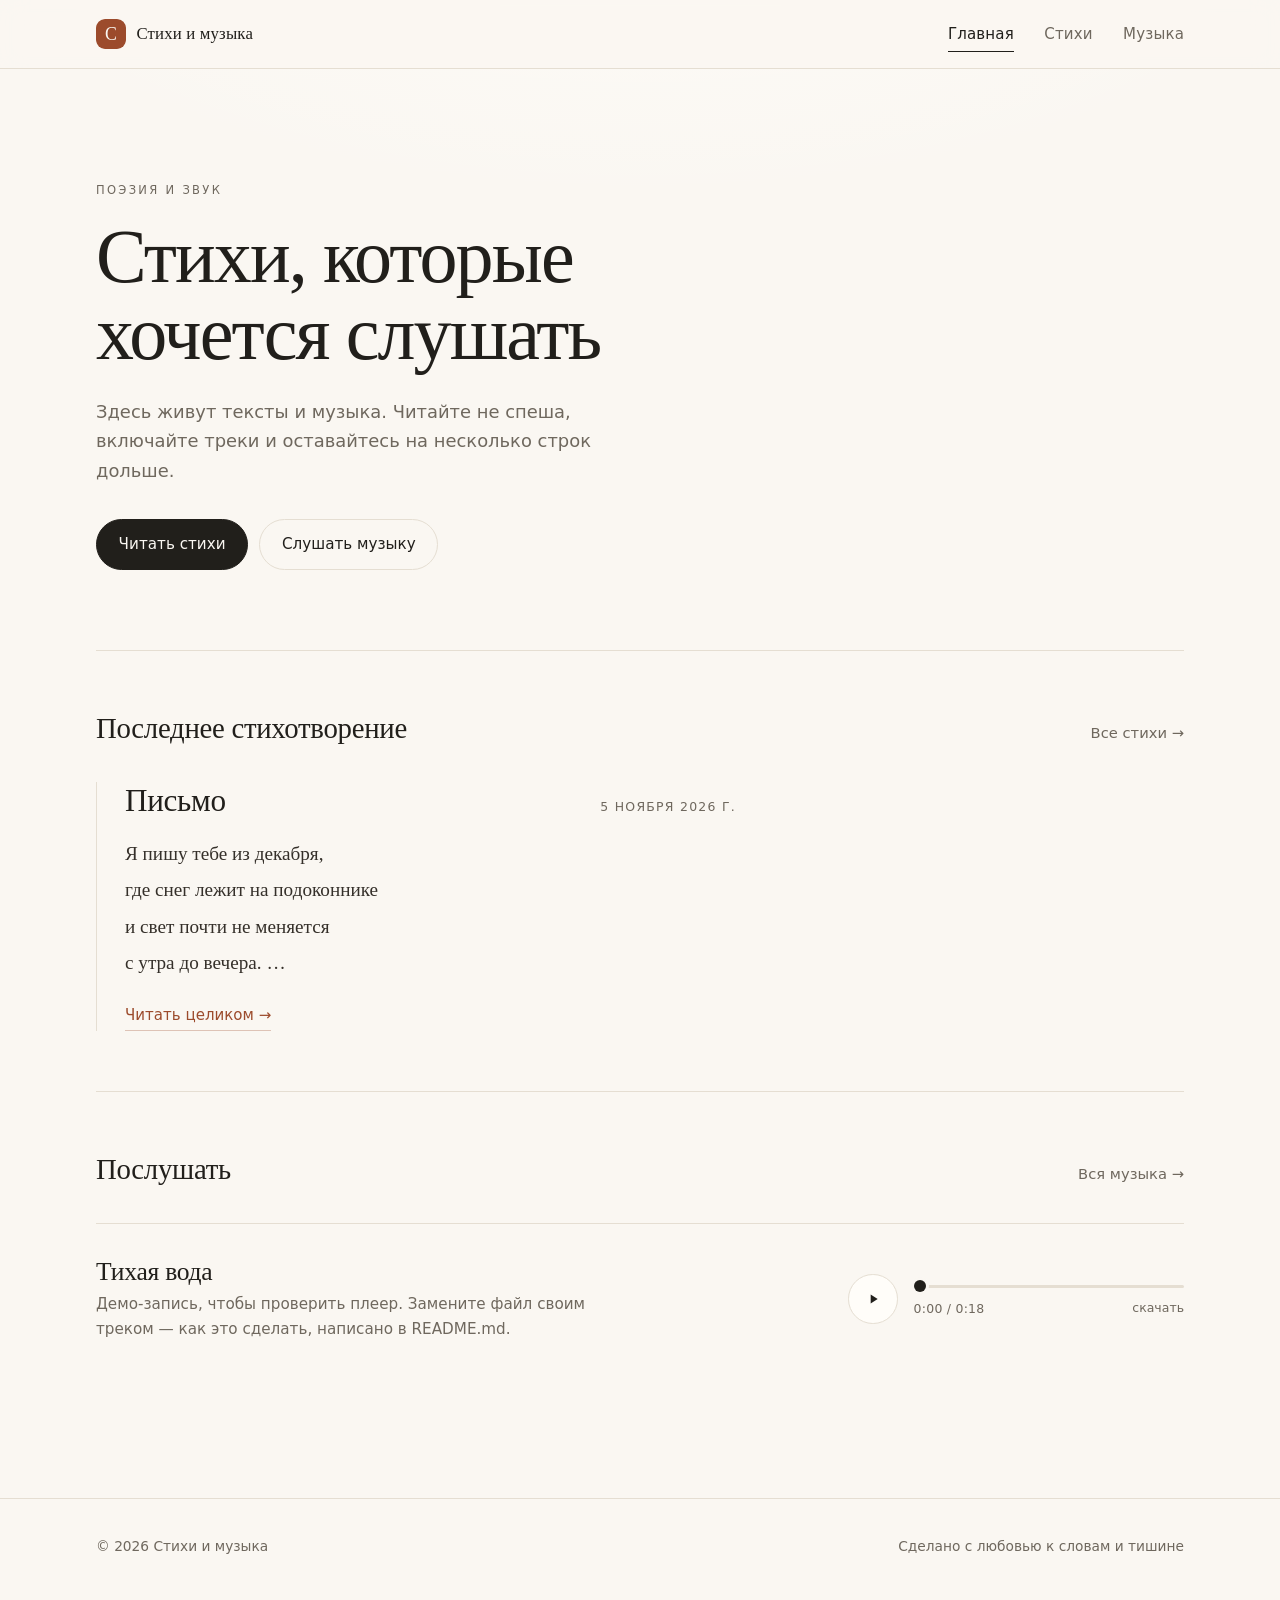
<file: index.html>
<!doctype html>
<html lang="ru">
<head>
  <meta charset="utf-8">
  <meta name="viewport" content="width=device-width, initial-scale=1">
  <title>Стихи и музыка</title>
  <meta name="description" content="Поэзия и музыка: стихи, которые хочется перечитывать, и треки для тихого вечера.">
  <meta name="theme-color" content="#faf7f2">
  <meta property="og:type" content="website">
  <meta property="og:locale" content="ru_RU">
  <meta property="og:title" content="Стихи и музыка">
  <meta property="og:description" content="Поэзия и музыка: стихи, которые хочется перечитывать, и треки для тихого вечера.">
  <link rel="icon" href="assets/favicon.svg" type="image/svg+xml">
  <link rel="stylesheet" href="assets/css/style.css">
</head>
<body data-page="home">
  <a class="skip-link" href="#main">Перейти к содержанию</a>

  <header class="header">
    <div class="container header__inner">
      <a class="brand" href="index.html" aria-label="Стихи и музыка — на главную">
        <img class="brand__mark" src="assets/favicon.svg" alt="" width="30" height="30">
        <span class="brand__text">Стихи и музыка</span>
      </a>
      <nav class="nav" aria-label="Основная навигация">
        <a class="nav__link" href="index.html" data-nav="home">Главная</a>
        <a class="nav__link" href="poems.html" data-nav="poems">Стихи</a>
        <a class="nav__link" href="music.html" data-nav="music">Музыка</a>
      </nav>
    </div>
  </header>

  <main id="main">
    <section class="hero container">
      <p class="eyebrow">поэзия и звук</p>
      <h1 class="hero__title">Стихи, которые хочется слушать</h1>
      <p class="hero__lead">
        Здесь живут тексты и музыка. Читайте не спеша, включайте треки
        и оставайтесь на несколько строк дольше.
      </p>
      <div class="hero__actions">
        <a class="button" href="poems.html">Читать стихи</a>
        <a class="button button--ghost" href="music.html">Слушать музыку</a>
      </div>
    </section>

    <section class="section container" aria-labelledby="latest-title">
      <div class="section__head">
        <h2 class="section__title" id="latest-title">Последнее стихотворение</h2>
        <a class="section__link" href="poems.html">Все стихи →</a>
      </div>
      <div id="latest-poem"></div>
    </section>

    <section class="section container" aria-labelledby="listen-title">
      <div class="section__head">
        <h2 class="section__title" id="listen-title">Послушать</h2>
        <a class="section__link" href="music.html">Вся музыка →</a>
      </div>
      <div id="featured-track"></div>
    </section>
  </main>

  <footer class="footer">
    <div class="container footer__inner">
      <p>© <span data-year>2026</span> Стихи и музыка</p>
      <p class="footer__note">Сделано с любовью к словам и тишине</p>
    </div>
  </footer>

  <script src="assets/js/data.js"></script>
  <script src="assets/js/site.js"></script>
</body>
</html>
</file>
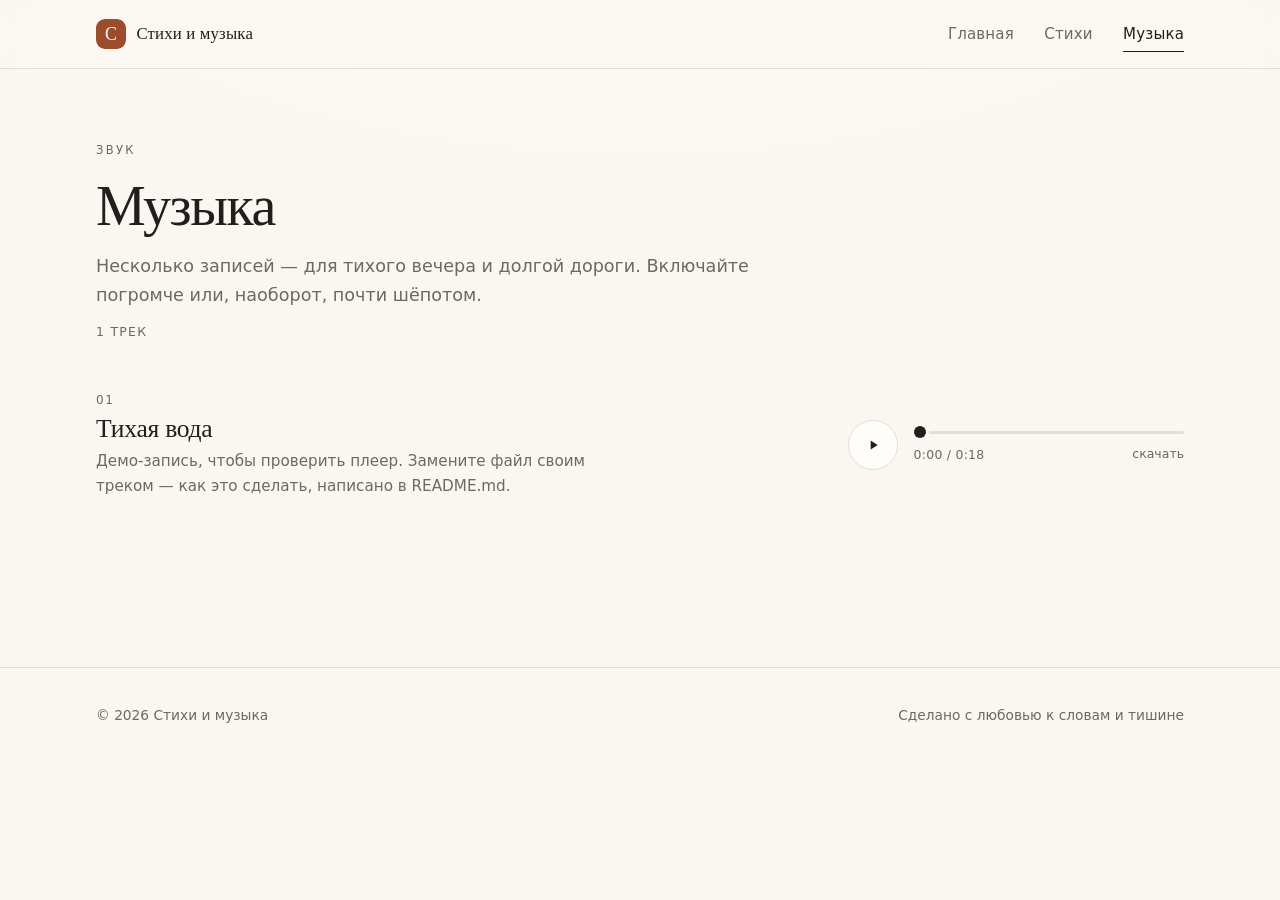
<file: music.html>
<!doctype html>
<html lang="ru">
<head>
  <meta charset="utf-8">
  <meta name="viewport" content="width=device-width, initial-scale=1">
  <title>Музыка — Стихи и музыка</title>
  <meta name="description" content="Музыка: несколько записей для тихого вечера и долгой дороги.">
  <meta name="theme-color" content="#faf7f2">
  <meta property="og:type" content="website">
  <meta property="og:locale" content="ru_RU">
  <meta property="og:title" content="Музыка — Стихи и музыка">
  <meta property="og:description" content="Музыка: несколько записей для тихого вечера и долгой дороги.">
  <link rel="icon" href="assets/favicon.svg" type="image/svg+xml">
  <link rel="stylesheet" href="assets/css/style.css">
</head>
<body data-page="music">
  <a class="skip-link" href="#main">Перейти к содержанию</a>

  <header class="header">
    <div class="container header__inner">
      <a class="brand" href="index.html" aria-label="Стихи и музыка — на главную">
        <img class="brand__mark" src="assets/favicon.svg" alt="" width="30" height="30">
        <span class="brand__text">Стихи и музыка</span>
      </a>
      <nav class="nav" aria-label="Основная навигация">
        <a class="nav__link" href="index.html" data-nav="home">Главная</a>
        <a class="nav__link" href="poems.html" data-nav="poems">Стихи</a>
        <a class="nav__link" href="music.html" data-nav="music">Музыка</a>
      </nav>
    </div>
  </header>

  <main id="main" class="container page">
    <header class="page__head">
      <p class="eyebrow">звук</p>
      <h1 class="page__title">Музыка</h1>
      <p class="page__lead">
        Несколько записей — для тихого вечера и долгой дороги.
        Включайте погромче или, наоборот, почти шёпотом.
      </p>
      <p class="page__meta" id="tracks-count"></p>
    </header>

    <div id="tracks" class="tracks"></div>
  </main>

  <footer class="footer">
    <div class="container footer__inner">
      <p>© <span data-year>2026</span> Стихи и музыка</p>
      <p class="footer__note">Сделано с любовью к словам и тишине</p>
    </div>
  </footer>

  <script src="assets/js/data.js"></script>
  <script src="assets/js/site.js"></script>
</body>
</html>
</file>
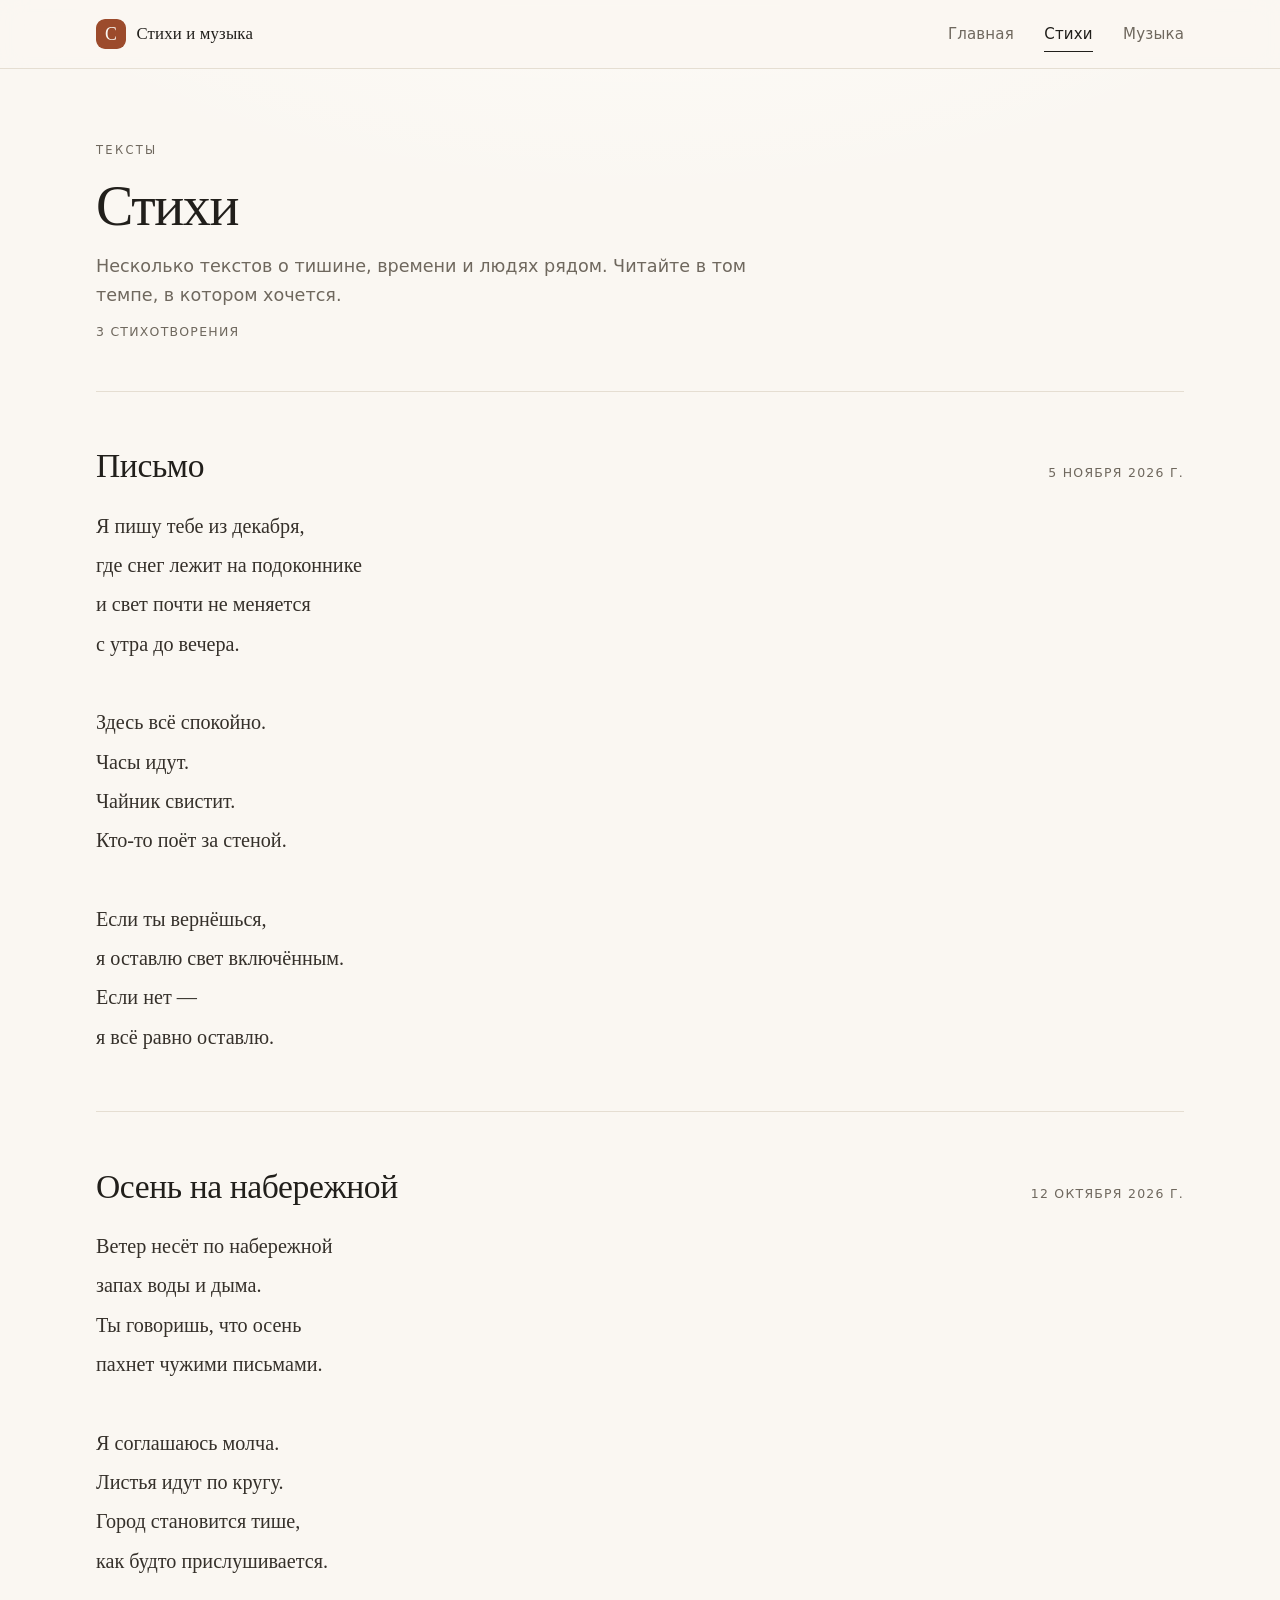
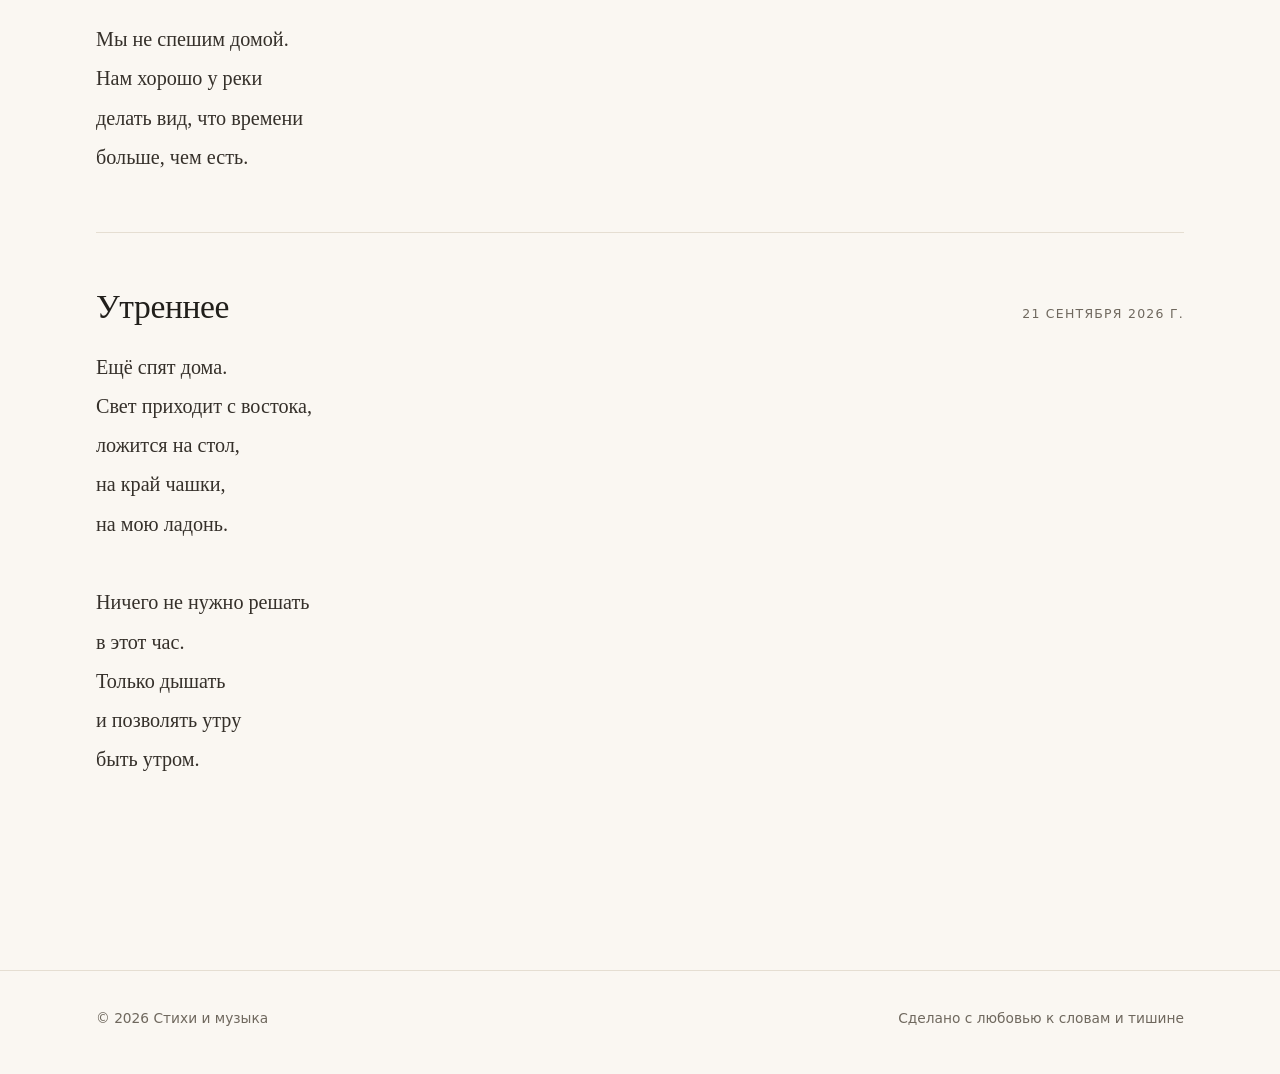
<file: poems.html>
<!doctype html>
<html lang="ru">
<head>
  <meta charset="utf-8">
  <meta name="viewport" content="width=device-width, initial-scale=1">
  <title>Стихи — Стихи и музыка</title>
  <meta name="description" content="Стихотворения: тексты для неспешного чтения.">
  <meta name="theme-color" content="#faf7f2">
  <meta property="og:type" content="website">
  <meta property="og:locale" content="ru_RU">
  <meta property="og:title" content="Стихи — Стихи и музыка">
  <meta property="og:description" content="Стихотворения: тексты для неспешного чтения.">
  <link rel="icon" href="assets/favicon.svg" type="image/svg+xml">
  <link rel="stylesheet" href="assets/css/style.css">
</head>
<body data-page="poems">
  <a class="skip-link" href="#main">Перейти к содержанию</a>

  <header class="header">
    <div class="container header__inner">
      <a class="brand" href="index.html" aria-label="Стихи и музыка — на главную">
        <img class="brand__mark" src="assets/favicon.svg" alt="" width="30" height="30">
        <span class="brand__text">Стихи и музыка</span>
      </a>
      <nav class="nav" aria-label="Основная навигация">
        <a class="nav__link" href="index.html" data-nav="home">Главная</a>
        <a class="nav__link" href="poems.html" data-nav="poems">Стихи</a>
        <a class="nav__link" href="music.html" data-nav="music">Музыка</a>
      </nav>
    </div>
  </header>

  <main id="main" class="container page">
    <header class="page__head">
      <p class="eyebrow">тексты</p>
      <h1 class="page__title">Стихи</h1>
      <p class="page__lead">
        Несколько текстов о тишине, времени и людях рядом.
        Читайте в том темпе, в котором хочется.
      </p>
      <p class="page__meta" id="poems-count"></p>
    </header>

    <div id="poems" class="poems"></div>
  </main>

  <footer class="footer">
    <div class="container footer__inner">
      <p>© <span data-year>2026</span> Стихи и музыка</p>
      <p class="footer__note">Сделано с любовью к словам и тишине</p>
    </div>
  </footer>

  <script src="assets/js/data.js"></script>
  <script src="assets/js/site.js"></script>
</body>
</html>
</file>
<file: assets/css/style.css>
/* =========================================================
   Стихи и музыка — оформление
   Цвета и шрифты меняются в блоке :root ниже.
   ========================================================= */

:root {
  --bg: #faf7f2;
  --surface: #fffdf9;
  --ink: #211f1b;
  --soft-ink: #35302a;
  --muted: #6f685e;
  --line: #e5ded2;
  --accent: #9c4b2c;
  --accent-soft: #f3e6de;
  --radius: 16px;
  --max: 68rem;
  --sans: system-ui, -apple-system, "Segoe UI", Roboto, "Helvetica Neue", Arial, sans-serif;
  --serif: "Iowan Old Style", "Palatino Linotype", "Book Antiqua", Palatino, "Times New Roman", serif;
  color-scheme: light;
}

*,
*::before,
*::after {
  box-sizing: border-box;
}

html {
  scroll-behavior: smooth;
  -webkit-text-size-adjust: 100%;
}

body {
  margin: 0;
  min-height: 100vh;
  background:
    radial-gradient(70rem 35rem at 50% -12rem, #fffdf9 0%, rgba(255, 253, 249, 0) 70%),
    var(--bg);
  color: var(--ink);
  font-family: var(--sans);
  font-size: 1.0625rem;
  line-height: 1.65;
  -webkit-font-smoothing: antialiased;
  text-rendering: optimizeLegibility;
}

img {
  max-width: 100%;
  height: auto;
}

a {
  color: inherit;
}

h1,
h2,
h3,
p {
  margin: 0;
}

::selection {
  background: var(--accent-soft);
  color: var(--ink);
}

:focus-visible {
  outline: 2px solid var(--accent);
  outline-offset: 3px;
  border-radius: 2px;
}

.container {
  width: min(calc(100% - clamp(2.25rem, 7vw, 4.5rem)), var(--max));
  margin-inline: auto;
}

.skip-link {
  position: absolute;
  left: 1rem;
  top: -4rem;
  z-index: 100;
  padding: 0.6rem 1rem;
  border-radius: 8px;
  background: var(--ink);
  color: var(--bg);
  text-decoration: none;
  transition: top 0.15s ease;
}

.skip-link:focus {
  top: 1rem;
}

/* ---------- Шапка ---------- */

.header {
  position: sticky;
  top: 0;
  z-index: 50;
  background: rgba(250, 247, 242, 0.82);
  -webkit-backdrop-filter: saturate(1.2) blur(12px);
  backdrop-filter: saturate(1.2) blur(12px);
  border-bottom: 1px solid var(--line);
}

.header__inner {
  display: flex;
  align-items: center;
  justify-content: space-between;
  gap: 1rem;
  min-height: 4.25rem;
}

.brand {
  display: inline-flex;
  align-items: center;
  gap: 0.65rem;
  font-family: var(--serif);
  font-size: 1.05rem;
  line-height: 1.1;
  letter-spacing: 0.01em;
  text-decoration: none;
}

.brand__mark {
  width: 30px;
  height: 30px;
  flex: none;
  border-radius: 9px;
}

.brand__text {
  white-space: nowrap;
}

.nav {
  display: flex;
  align-items: center;
  gap: clamp(0.9rem, 2.6vw, 1.9rem);
}

.nav__link {
  position: relative;
  padding-block: 0.2rem;
  color: var(--muted);
  font-size: 0.94rem;
  letter-spacing: 0.01em;
  text-decoration: none;
  transition: color 0.15s ease;
}

.nav__link:hover {
  color: var(--ink);
}

.nav__link[aria-current="page"] {
  color: var(--ink);
}

.nav__link[aria-current="page"]::after {
  content: "";
  position: absolute;
  left: 0;
  right: 0;
  bottom: -0.15rem;
  height: 1px;
  background: currentColor;
}

/* ---------- Главный экран ---------- */

.hero {
  padding-block: clamp(3.5rem, 11vw, 7rem) clamp(3rem, 8vw, 5rem);
}

.eyebrow {
  margin-bottom: 1.1rem;
  color: var(--muted);
  font-size: 0.72rem;
  letter-spacing: 0.2em;
  text-transform: uppercase;
}

.hero__title {
  max-width: 15ch;
  font-family: var(--serif);
  font-size: clamp(2.35rem, 7.2vw, 4.75rem);
  font-weight: 400;
  line-height: 1.02;
  letter-spacing: -0.025em;
}

.hero__lead {
  max-width: 33rem;
  margin-top: 1.5rem;
  color: var(--muted);
  font-size: clamp(1rem, 1.7vw, 1.12rem);
}

.hero__actions {
  display: flex;
  flex-wrap: wrap;
  gap: 0.7rem;
  margin-top: 2.1rem;
}

.button {
  display: inline-flex;
  align-items: center;
  gap: 0.5rem;
  padding: 0.75rem 1.35rem;
  border: 1px solid var(--ink);
  border-radius: 999px;
  background: var(--ink);
  color: var(--bg);
  font-size: 0.95rem;
  text-decoration: none;
  transition: background 0.2s ease, border-color 0.2s ease, transform 0.2s ease;
}

.button:hover {
  border-color: var(--accent);
  background: var(--accent);
  transform: translateY(-1px);
}

.button--ghost {
  background: transparent;
  color: var(--ink);
  border-color: var(--line);
}

.button--ghost:hover {
  border-color: var(--ink);
  background: transparent;
  color: var(--ink);
}

/* ---------- Секции ---------- */

.section {
  padding-block: clamp(2.5rem, 6vw, 3.75rem);
  border-top: 1px solid var(--line);
}

.section__head {
  display: flex;
  flex-wrap: wrap;
  align-items: baseline;
  justify-content: space-between;
  gap: 1rem;
  margin-bottom: clamp(1.5rem, 3vw, 2.25rem);
}

.section__title {
  font-family: var(--serif);
  font-size: clamp(1.4rem, 2.8vw, 1.8rem);
  font-weight: 400;
  letter-spacing: -0.01em;
  line-height: 1.2;
}

.section__link {
  color: var(--muted);
  font-size: 0.92rem;
  text-decoration: none;
  border-bottom: 1px solid transparent;
  transition: color 0.15s ease, border-color 0.15s ease;
}

.section__link:hover {
  color: var(--ink);
  border-color: var(--ink);
}

/* ---------- Превью стихотворения ---------- */

.feature {
  max-width: 40rem;
  padding-left: clamp(1rem, 3vw, 1.75rem);
  border-left: 1px solid var(--line);
}

.feature__head {
  display: flex;
  flex-wrap: wrap;
  align-items: baseline;
  justify-content: space-between;
  gap: 1rem;
  margin-bottom: 1rem;
}

.feature__title {
  font-family: var(--serif);
  font-size: clamp(1.5rem, 3vw, 1.95rem);
  font-weight: 400;
  line-height: 1.2;
  letter-spacing: -0.01em;
}

.feature__date,
.poem__date {
  color: var(--muted);
  font-size: 0.78rem;
  letter-spacing: 0.1em;
  text-transform: uppercase;
  white-space: nowrap;
}

.feature__text {
  white-space: pre-wrap;
  overflow-wrap: break-word;
  font-family: var(--serif);
  font-size: clamp(1.08rem, 2vw, 1.2rem);
  line-height: 1.9;
  color: var(--soft-ink);
}

.text-link {
  display: inline-block;
  margin-top: 1.35rem;
  padding-bottom: 0.1rem;
  border-bottom: 1px solid rgba(156, 75, 44, 0.3);
  color: var(--accent);
  font-size: 0.94rem;
  text-decoration: none;
}

.text-link::after {
  content: " →";
}

.text-link:hover {
  border-color: var(--accent);
}

/* ---------- Страницы ---------- */

.page {
  padding-block: clamp(2.75rem, 7vw, 4.5rem);
}

.page__head {
  max-width: 44rem;
  margin-bottom: clamp(2rem, 5vw, 3rem);
}

.page__title {
  font-family: var(--serif);
  font-size: clamp(2.3rem, 6vw, 3.5rem);
  font-weight: 400;
  line-height: 1.02;
  letter-spacing: -0.025em;
}

.page__lead {
  margin-top: 1.1rem;
  color: var(--muted);
  font-size: clamp(1rem, 1.8vw, 1.1rem);
}

.page__meta {
  margin-top: 0.75rem;
  color: var(--muted);
  font-size: 0.78rem;
  letter-spacing: 0.1em;
  text-transform: uppercase;
}

.page__meta:empty {
  display: none;
}

/* ---------- Стихи ---------- */

.poem {
  padding-block: clamp(2.25rem, 5vw, 3.4rem);
  border-top: 1px solid var(--line);
}

.poem__head {
  display: flex;
  flex-wrap: wrap;
  align-items: baseline;
  justify-content: space-between;
  gap: 1rem 2rem;
  margin-bottom: 1.3rem;
}

.poem__title {
  font-family: var(--serif);
  font-size: clamp(1.55rem, 3.4vw, 2.1rem);
  font-weight: 400;
  line-height: 1.18;
  letter-spacing: -0.012em;
  scroll-margin-top: 6rem;
}

.poem__text {
  max-width: 39rem;
  white-space: pre-wrap;
  overflow-wrap: break-word;
  font-family: var(--serif);
  font-size: clamp(1.1rem, 2vw, 1.26rem);
  line-height: 1.95;
  color: var(--soft-ink);
}

.poem:target .poem__title {
  color: var(--accent);
}

/* ---------- Музыка ---------- */

.track {
  display: grid;
  grid-template-columns: minmax(0, 1fr) minmax(16rem, 21rem);
  align-items: center;
  gap: clamp(1rem, 3.5vw, 2.5rem);
  padding-block: clamp(1.5rem, 3vw, 2rem);
  border-top: 1px solid var(--line);
}

.tracks .track:first-child {
  padding-top: 0;
  border-top: 0;
}

.track__meta {
  min-width: 0;
}

.track__num {
  display: block;
  margin-bottom: 0.15rem;
  color: var(--muted);
  font-size: 0.75rem;
  font-variant-numeric: tabular-nums;
  letter-spacing: 0.14em;
}

.track__title {
  font-family: var(--serif);
  font-size: clamp(1.25rem, 2.4vw, 1.6rem);
  font-weight: 400;
  line-height: 1.25;
  letter-spacing: -0.01em;
}

.track__desc {
  max-width: 34rem;
  margin-top: 0.25rem;
  color: var(--muted);
  font-size: 0.95rem;
}

.track__player {
  display: flex;
  align-items: center;
  gap: 1rem;
  width: 100%;
  min-width: 0;
}

.track__audio {
  display: none;
}

.track__play {
  position: relative;
  display: grid;
  place-items: center;
  flex: none;
  width: 3.1rem;
  height: 3.1rem;
  padding: 0;
  border: 1px solid var(--line);
  border-radius: 50%;
  background: var(--surface);
  color: var(--ink);
  cursor: pointer;
  transition: background 0.2s ease, border-color 0.2s ease, color 0.2s ease, transform 0.2s ease;
}

.track__play:hover {
  border-color: var(--ink);
  transform: translateY(-1px);
}

.track__play[aria-pressed="true"] {
  border-color: var(--ink);
  background: var(--ink);
  color: var(--bg);
}

.track__play svg {
  display: block;
  width: 16px;
  height: 16px;
}

.track__play .icon-pause {
  display: none;
}

.track__play[aria-pressed="true"] .icon-play {
  display: none;
}

.track__play[aria-pressed="true"] .icon-pause {
  display: block;
}

.track__line {
  flex: 1;
  min-width: 0;
}

.track__seek {
  --progress: 0%;
  display: block;
  width: 100%;
  height: 18px;
  margin: 0;
  padding: 0;
  border: 0;
  background: transparent;
  cursor: pointer;
  -webkit-appearance: none;
  appearance: none;
}

.track__seek::-webkit-slider-runnable-track {
  height: 3px;
  border-radius: 99px;
  background: linear-gradient(to right, var(--ink) 0 var(--progress), var(--line) var(--progress) 100%);
}

.track__seek::-moz-range-track {
  height: 3px;
  border-radius: 99px;
  background: var(--line);
}

.track__seek::-moz-range-progress {
  height: 3px;
  border-radius: 99px;
  background: var(--ink);
}

.track__seek::-webkit-slider-thumb {
  width: 12px;
  height: 12px;
  margin-top: -4.5px;
  border: 0;
  border-radius: 50%;
  background: var(--ink);
  box-shadow: 0 0 0 3px var(--bg);
  -webkit-appearance: none;
  appearance: none;
  transition: transform 0.15s ease;
}

.track__seek::-moz-range-thumb {
  width: 12px;
  height: 12px;
  border: 0;
  border-radius: 50%;
  background: var(--ink);
}

.track__seek:hover::-webkit-slider-thumb {
  transform: scale(1.15);
}

.track__seek:disabled {
  cursor: default;
  opacity: 0.45;
}

.track__seek:focus-visible {
  outline-offset: 4px;
  border-radius: 99px;
}

.track__bottom {
  display: flex;
  align-items: center;
  justify-content: space-between;
  gap: 1rem;
  margin-top: 0.2rem;
}

.track__time {
  color: var(--muted);
  font-size: 0.78rem;
  font-variant-numeric: tabular-nums;
  letter-spacing: 0.02em;
}

.track__dl {
  padding-bottom: 0.05rem;
  border-bottom: 1px solid transparent;
  color: var(--muted);
  font-size: 0.78rem;
  text-decoration: none;
}

.track__dl:hover {
  border-color: var(--muted);
  color: var(--ink);
}

.track__status {
  margin-top: 0.35rem;
  color: var(--accent);
  font-size: 0.82rem;
  line-height: 1.4;
}

/* ---------- Пустое состояние ---------- */

.empty {
  max-width: 42rem;
  padding: clamp(1.5rem, 4vw, 2.25rem);
  border: 1px dashed var(--line);
  border-radius: var(--radius);
  background: rgba(255, 253, 249, 0.6);
}

.empty__title {
  font-family: var(--serif);
  font-size: 1.25rem;
}

.empty__text {
  margin-top: 0.4rem;
  color: var(--muted);
  font-size: 0.95rem;
}

/* ---------- Подвал ---------- */

.footer {
  margin-top: clamp(2rem, 6vw, 4rem);
  padding-block: 2.25rem 2.75rem;
  border-top: 1px solid var(--line);
}

.footer__inner {
  display: flex;
  flex-wrap: wrap;
  align-items: baseline;
  justify-content: space-between;
  gap: 0.5rem 2rem;
  color: var(--muted);
  font-size: 0.86rem;
}

/* ---------- 404 ---------- */

.notfound {
  padding-block: clamp(4rem, 14vw, 8rem);
  text-align: center;
}

.notfound__code {
  font-family: var(--serif);
  font-size: clamp(4.5rem, 18vw, 9rem);
  font-weight: 400;
  line-height: 0.9;
  letter-spacing: -0.04em;
}

.notfound__title {
  margin-top: 1rem;
  font-family: var(--serif);
  font-size: clamp(1.5rem, 3.5vw, 2rem);
  font-weight: 400;
}

.notfound__text {
  max-width: 30rem;
  margin: 0.75rem auto 0;
  color: var(--muted);
}

.notfound__actions {
  display: flex;
  flex-wrap: wrap;
  justify-content: center;
  gap: 0.7rem;
  margin-top: 2rem;
}

/* ---------- Адаптив ---------- */

@media (max-width: 820px) {
  .track {
    grid-template-columns: 1fr;
    gap: 1rem;
  }
}

@media (max-width: 520px) {
  .brand__text {
    display: none;
  }

  .header__inner {
    min-height: 3.8rem;
  }

  .nav {
    gap: 1.1rem;
  }

  .nav__link {
    font-size: 0.9rem;
  }

  .feature {
    padding-left: 1rem;
  }

  .footer__inner {
    flex-direction: column;
    align-items: flex-start;
  }
}

/* ---------- Доступность и печать ---------- */

@media (prefers-reduced-motion: reduce) {
  html {
    scroll-behavior: auto;
  }

  *,
  *::before,
  *::after {
    animation-duration: 0.001ms !important;
    animation-iteration-count: 1 !important;
    transition-duration: 0.001ms !important;
  }
}

@media print {
  .header,
  .footer,
  .hero,
  .track,
  .section__link,
  .text-link,
  .skip-link,
  .empty {
    display: none !important;
  }

  body {
    background: #fff;
    color: #000;
  }

  .poem {
    break-inside: avoid;
    border-color: #ccc;
  }

  .poem__text,
  .poem__date {
    color: #000;
  }
}
</file>
